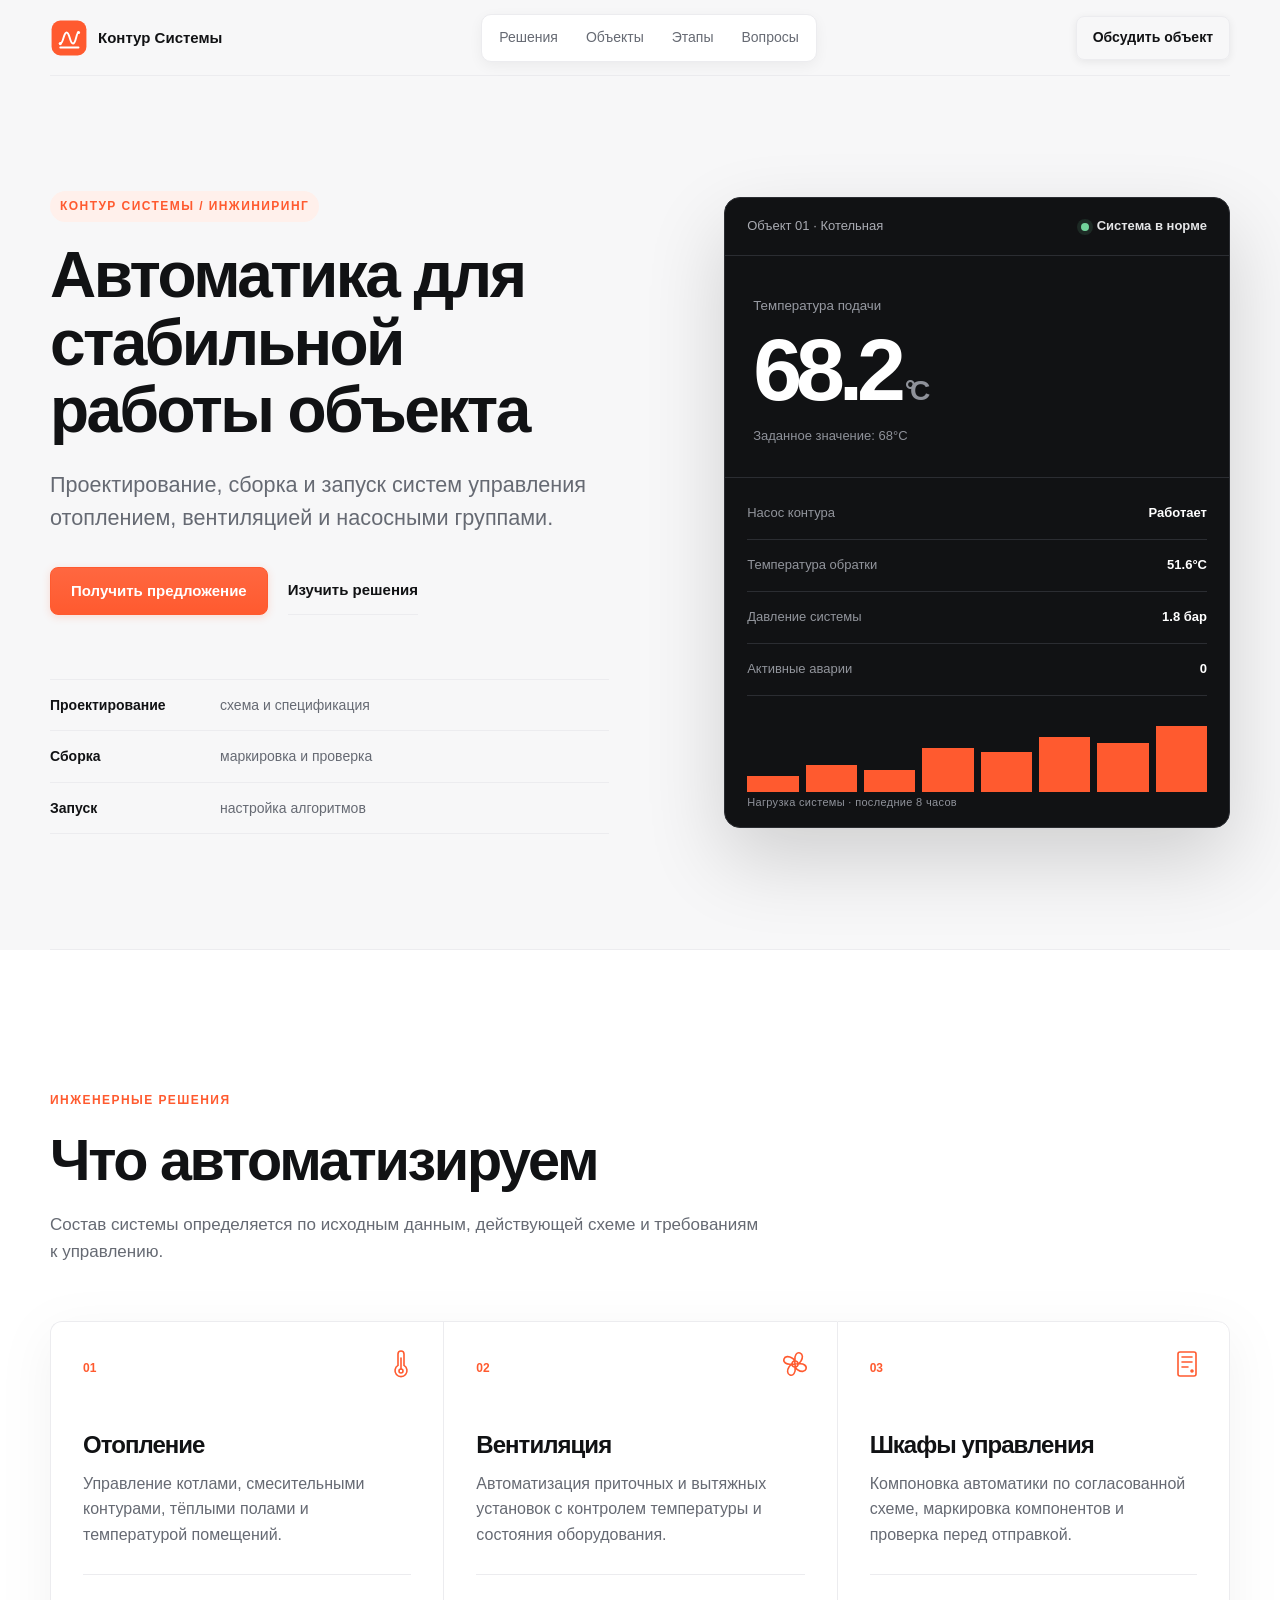
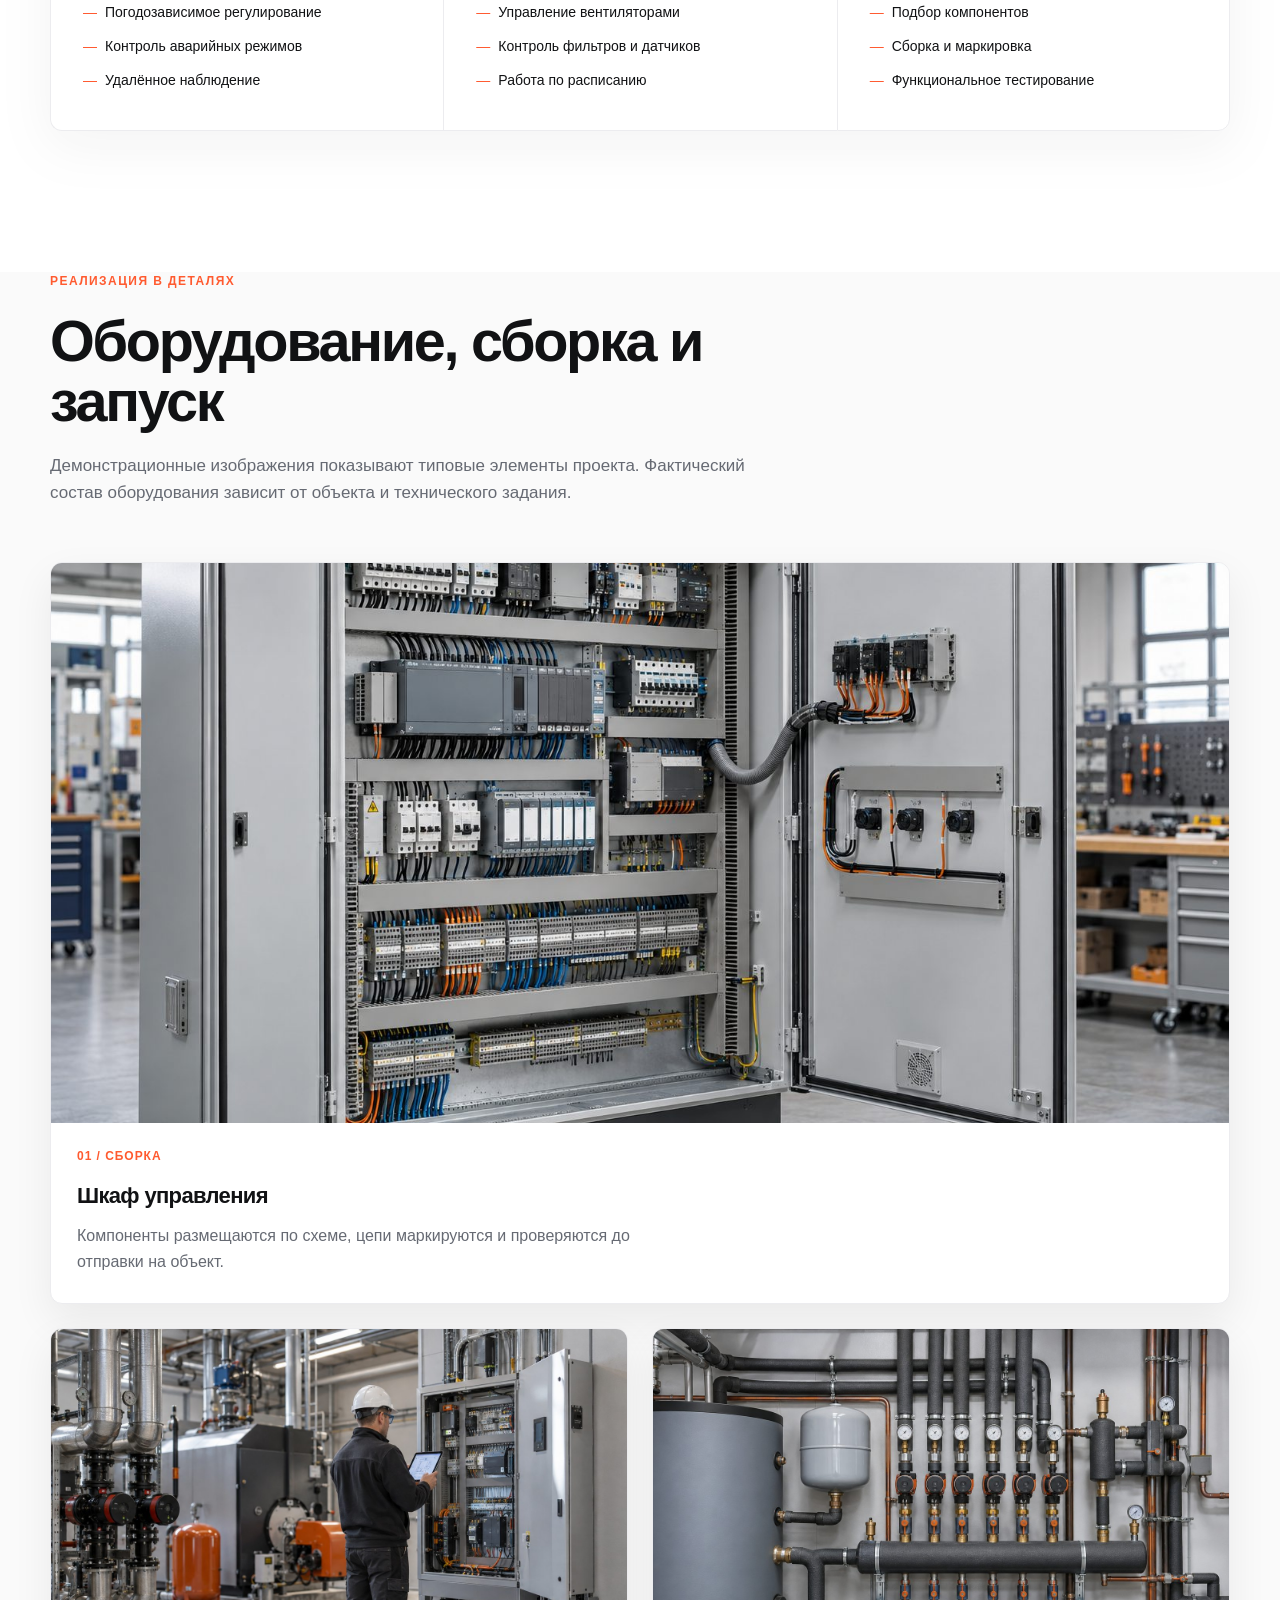
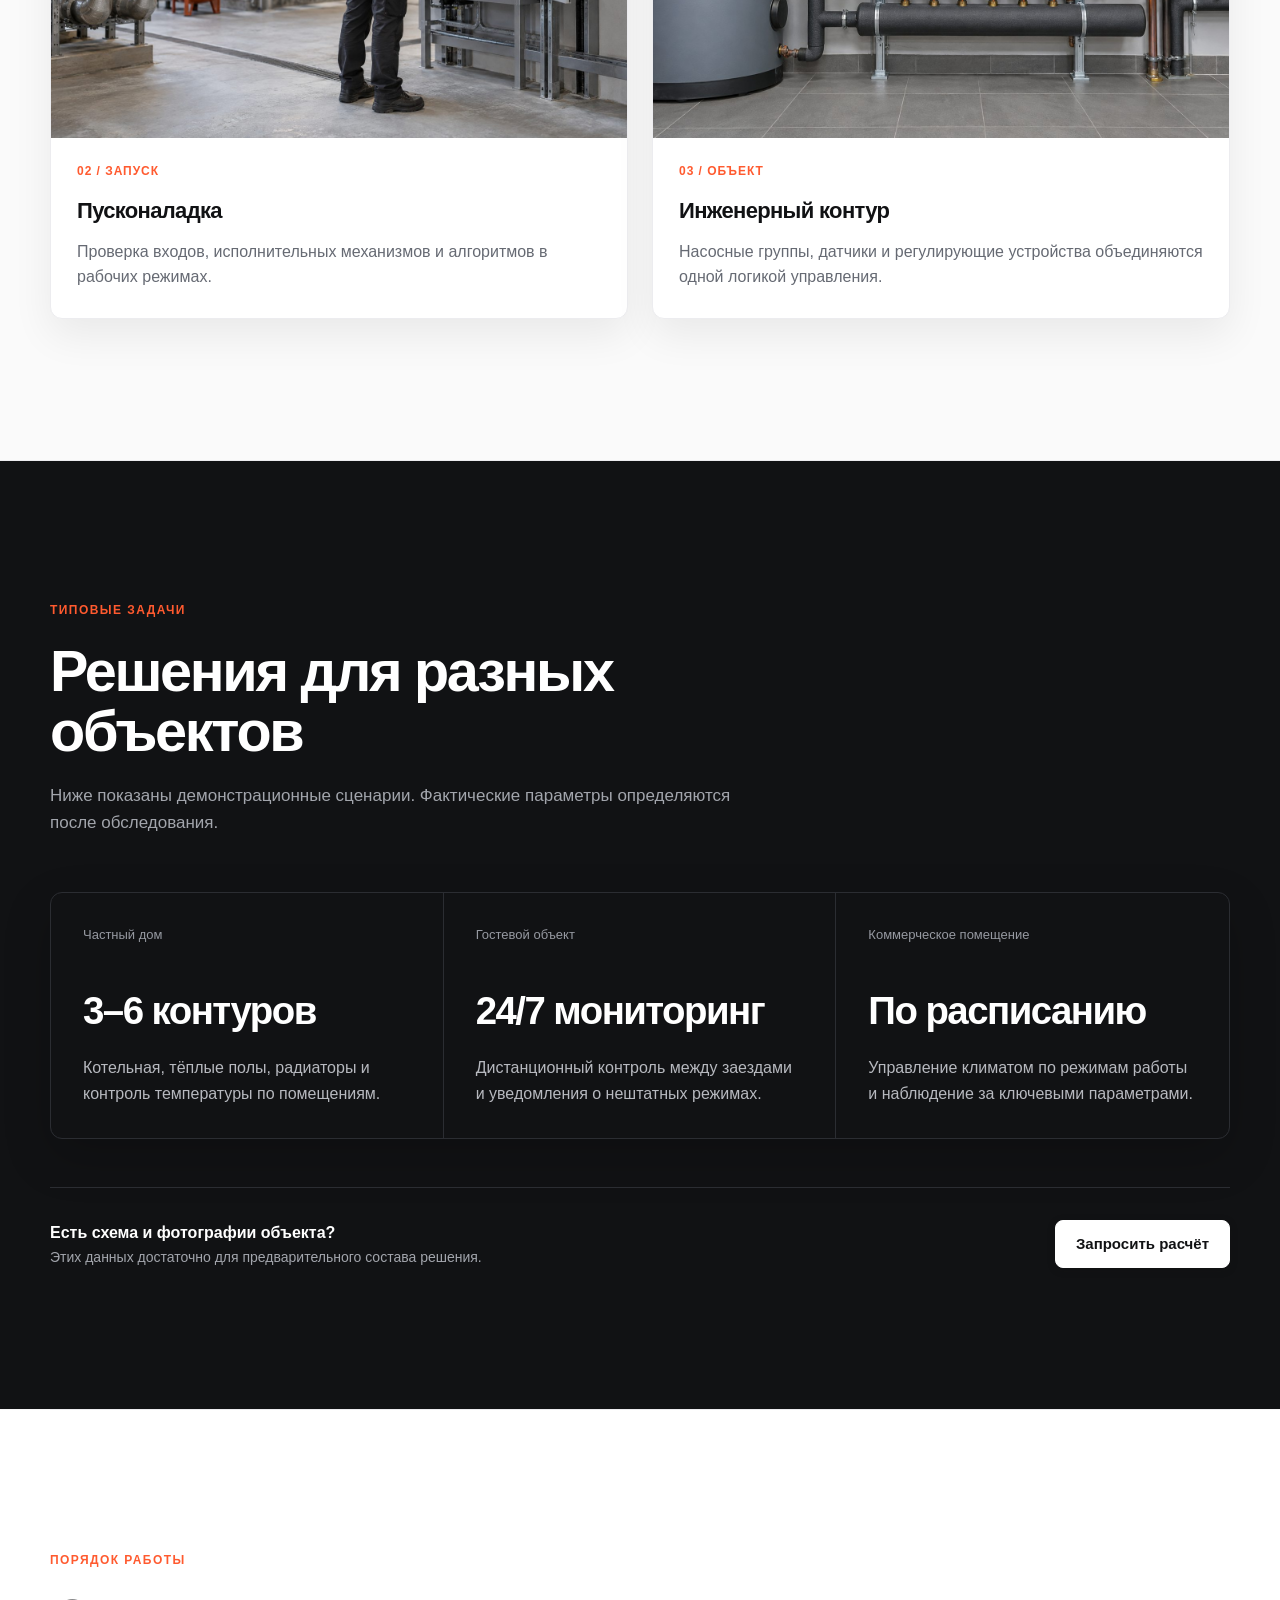
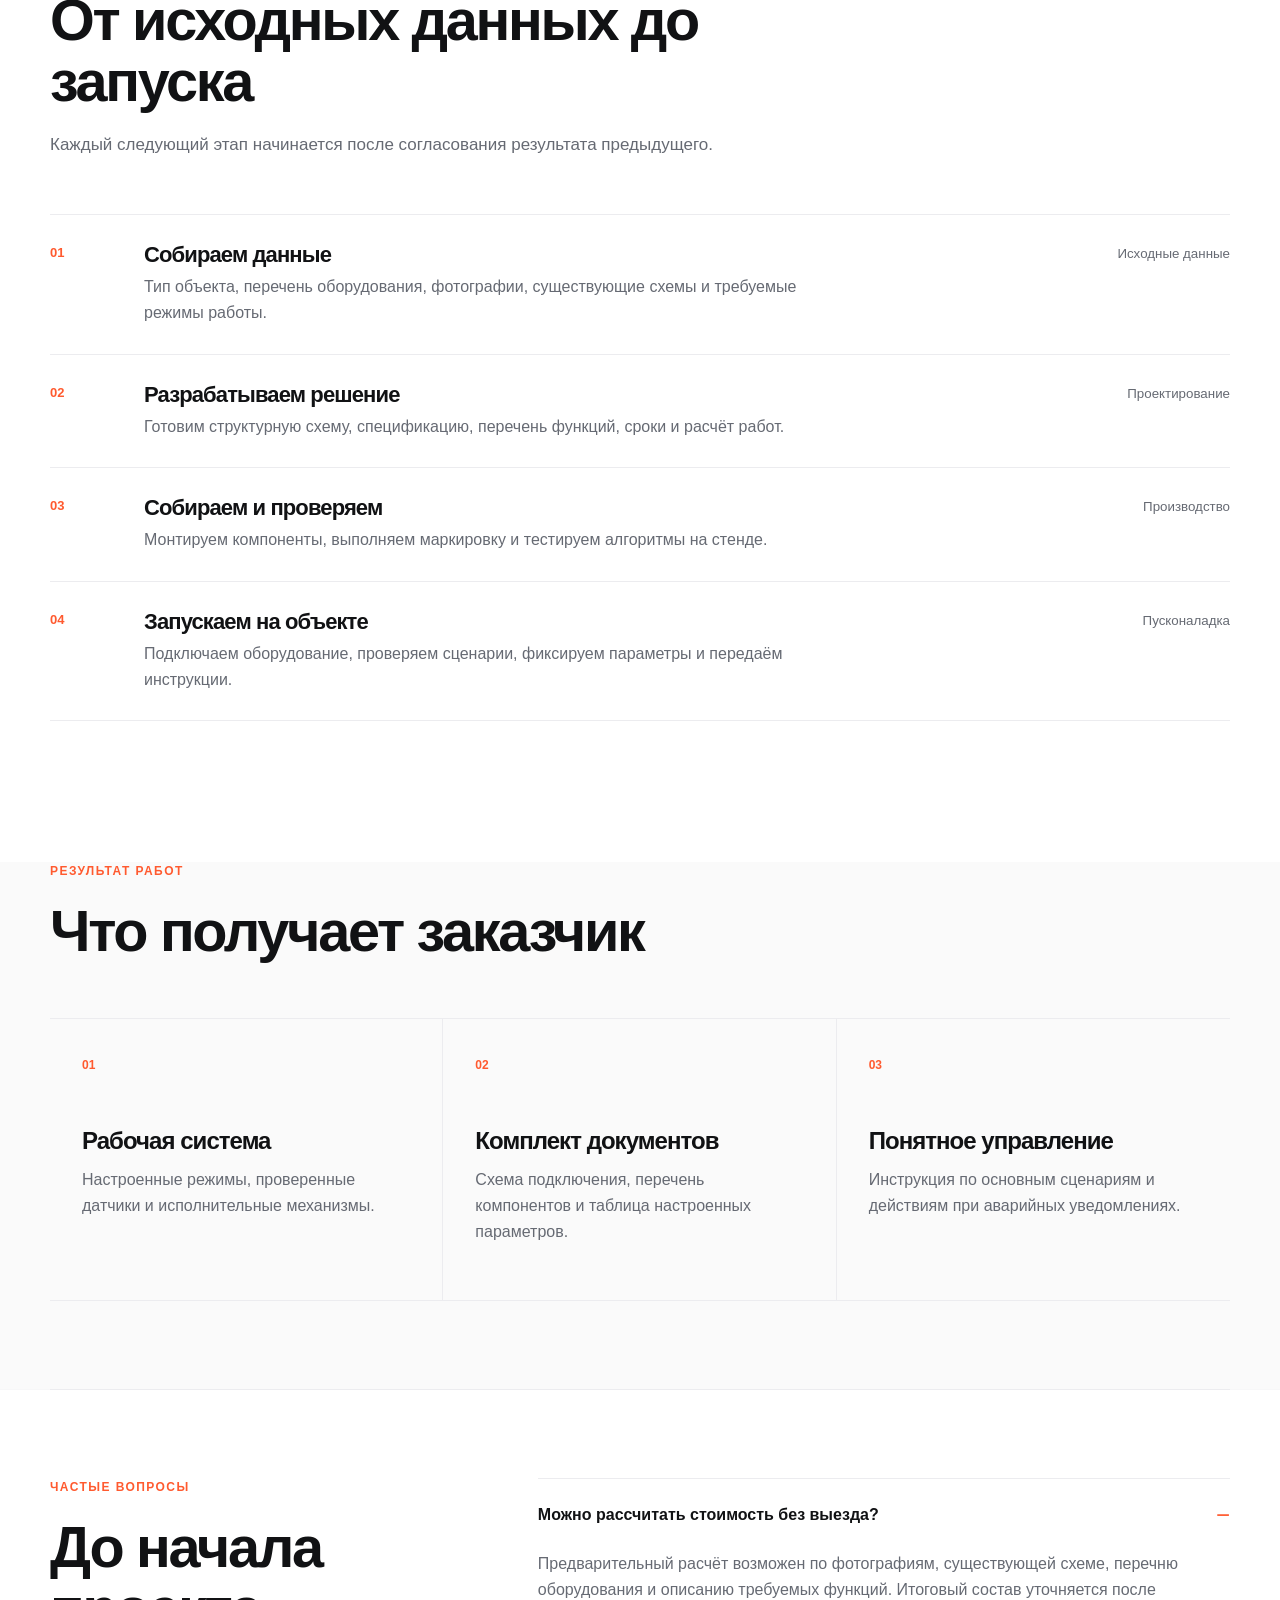
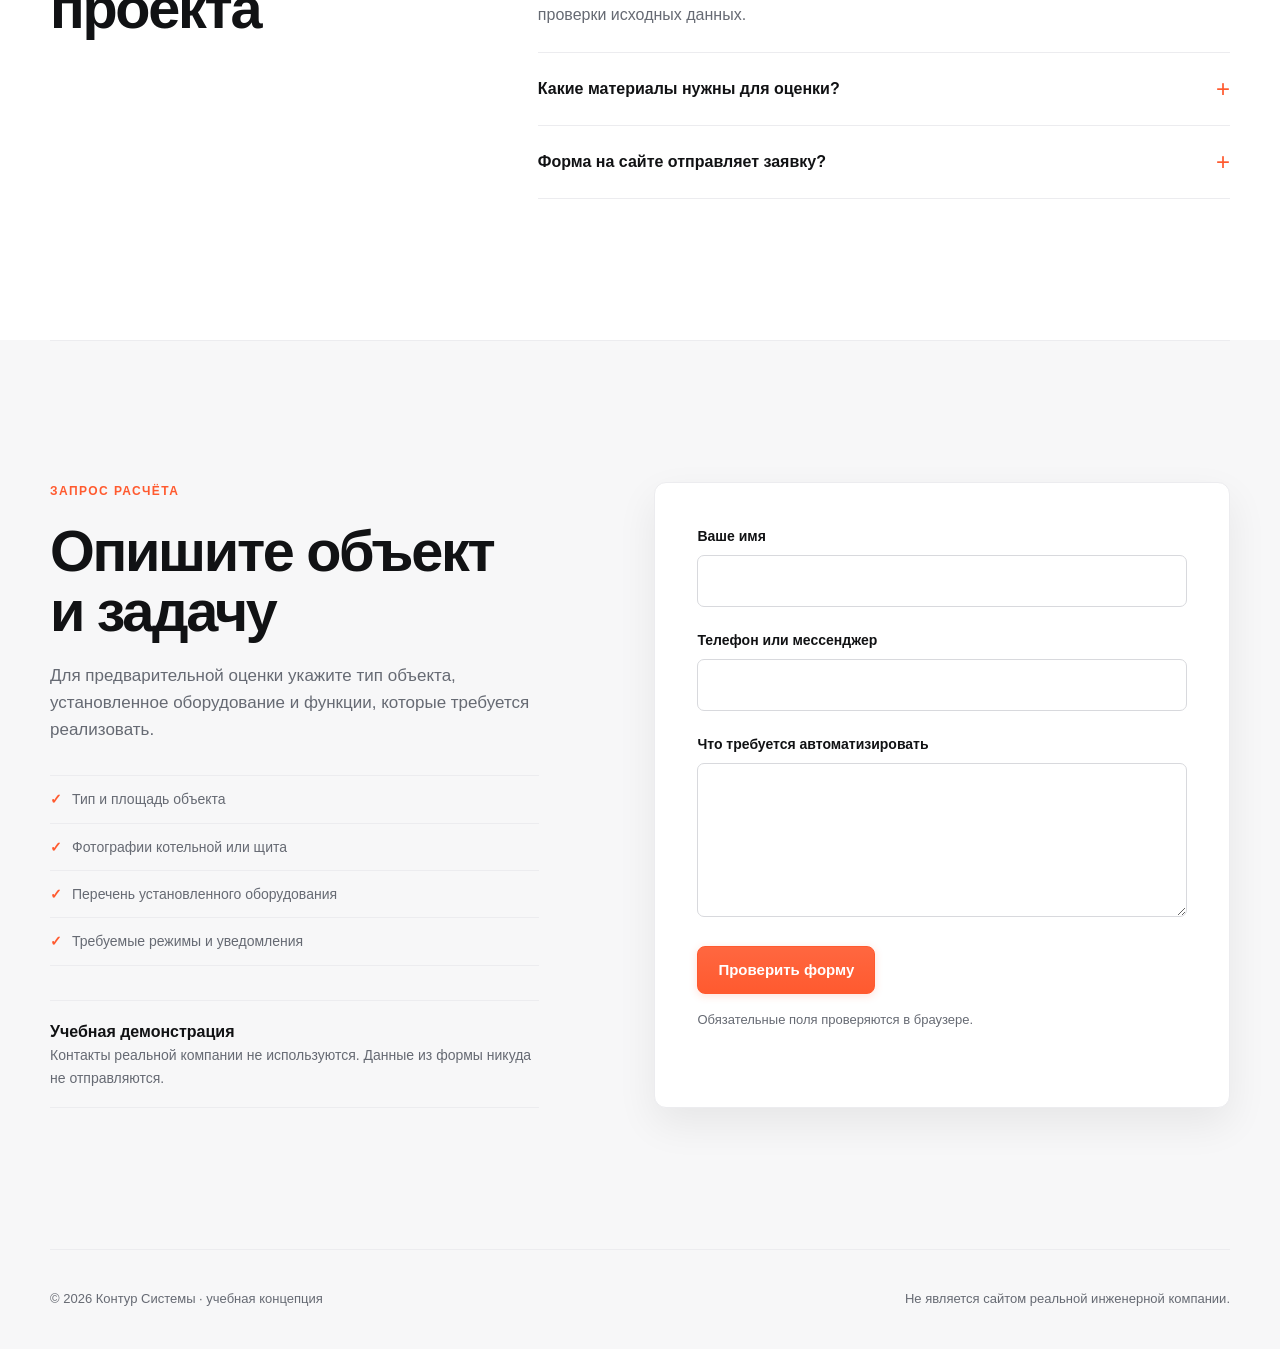
<file: index.html>
<!doctype html>
<html lang="ru">
<head>
  <meta charset="UTF-8" />
  <meta name="viewport" content="width=device-width, initial-scale=1.0" />
  <meta name="description" content="Учебный демонстрационный лендинг по автоматизации отопления, вентиляции и инженерных систем." />
  <meta name="theme-color" content="#111214" />
  <meta property="og:title" content="Контур Системы — инженерная автоматизация" />
  <meta property="og:description" content="Проектирование, сборка и запуск систем управления отоплением, вентиляцией и насосными группами." />
  <meta property="og:type" content="website" />
  <meta property="og:url" content="https://workghostuser02.github.io/engineering-automation-landing/" />
  <meta property="og:image" content="https://workghostuser02.github.io/engineering-automation-landing/images/og-preview.png" />
  <title>Контур Системы — инженерная автоматизация</title>
  <link rel="canonical" href="https://workghostuser02.github.io/engineering-automation-landing/" />
  <link rel="icon" href="favicon.svg" type="image/svg+xml" />
  <link rel="stylesheet" href="styles.css" />
  <script src="script.js" defer></script>
</head>
<body>
  <a class="skip-link" href="#main">Перейти к содержанию</a>
  <header class="site-header">
    <a class="logo" href="#home" aria-label="Контур Системы — на первый экран"><svg class="logo-mark" aria-hidden="true" viewBox="0 0 48 48"><rect x="2" y="2" width="44" height="44" rx="11"/><path d="M13 31c4 0 4-14 8-14s4 14 8 14 4-14 7-14"/><path d="M13 36h23"/><circle cx="13" cy="31" r="2"/><circle cx="36" cy="17" r="2"/></svg><strong>Контур Системы</strong></a>
    <nav class="main-nav" aria-label="Основная навигация"><a href="#services">Решения</a><a href="#objects">Объекты</a><a href="#process">Этапы</a><a href="#faq">Вопросы</a></nav>
    <a class="header-action" href="#contacts">Обсудить объект</a>
  </header>

  <main id="main">
    <section class="hero" id="home" aria-labelledby="hero-title">
      <div class="hero-copy">
        <p class="eyebrow">Контур Системы / Инжиниринг</p>
        <h1 id="hero-title">Автоматика для стабильной работы объекта</h1>
        <p class="hero-text">Проектирование, сборка и запуск систем управления отоплением, вентиляцией и насосными группами.</p>
        <div class="hero-actions"><a class="button button-primary" href="#contacts">Получить предложение</a><a class="text-link" href="#services">Изучить решения</a></div>
        <dl class="scope-list" aria-label="Состав работ">
          <div><dt>Проектирование</dt><dd>схема и спецификация</dd></div>
          <div><dt>Сборка</dt><dd>маркировка и проверка</dd></div>
          <div><dt>Запуск</dt><dd>настройка алгоритмов</dd></div>
        </dl>
      </div>
      <div class="system-board" aria-label="Демонстрационные показатели инженерной системы">
        <div class="board-head"><span>Объект 01 · Котельная</span><b><i></i> Система в норме</b></div>
        <div class="board-primary"><small>Температура подачи</small><strong>68.2<span>°C</span></strong><p>Заданное значение: 68°C</p></div>
        <div class="board-rows"><div><span>Насос контура</span><b>Работает</b></div><div><span>Температура обратки</span><b>51.6°C</b></div><div><span>Давление системы</span><b>1.8 бар</b></div><div><span>Активные аварии</span><b>0</b></div></div>
        <div class="board-chart" aria-label="Нагрузка системы за последние восемь часов"><i></i><i></i><i></i><i></i><i></i><i></i><i></i><i></i></div>
        <p class="board-chart-caption">Нагрузка системы · последние 8 часов</p>
      </div>
    </section>

    <section class="section" id="services" aria-labelledby="services-title">
      <div class="section-heading"><p class="eyebrow">Инженерные решения</p><h2 id="services-title">Что автоматизируем</h2><p>Состав системы определяется по исходным данным, действующей схеме и требованиям к управлению.</p></div>
      <div class="service-grid">
        <article class="service-card"><span>01</span><svg class="service-icon" aria-hidden="true" viewBox="0 0 32 32"><path d="M13 6a3 3 0 0 1 6 0v11.4a6 6 0 1 1-6 0V6Z"/><path d="M16 10v11"/><circle cx="16" cy="23" r="2"/></svg><h3>Отопление</h3><p>Управление котлами, смесительными контурами, тёплыми полами и температурой помещений.</p><ul><li>Погодозависимое регулирование</li><li>Контроль аварийных режимов</li><li>Удалённое наблюдение</li></ul></article>
        <article class="service-card"><span>02</span><svg class="service-icon" aria-hidden="true" viewBox="0 0 32 32"><circle cx="16" cy="16" r="3"/><path d="M16 13c-1-6 2-9 5-8 3 1 3 5 1 8-1 2-3 3-6 3M19 16c6-1 9 2 8 5-1 3-5 3-8 1-2-1-3-3-3-6M16 19c1 6-2 9-5 8-3-1-3-5-1-8 1-2 3-3 6-3M13 16c-6 1-9-2-8-5 1-3 5-3 8-1 2 1 3 3 3 6"/></svg><h3>Вентиляция</h3><p>Автоматизация приточных и вытяжных установок с контролем температуры и состояния оборудования.</p><ul><li>Управление вентиляторами</li><li>Контроль фильтров и датчиков</li><li>Работа по расписанию</li></ul></article>
        <article class="service-card"><span>03</span><svg class="service-icon" aria-hidden="true" viewBox="0 0 32 32"><rect x="7" y="4" width="18" height="24" rx="2"/><path d="M11 9h10M11 14h10M11 19h6"/><circle cx="21" cy="23" r="1"/></svg><h3>Шкафы управления</h3><p>Компоновка автоматики по согласованной схеме, маркировка компонентов и проверка перед отправкой.</p><ul><li>Подбор компонентов</li><li>Сборка и маркировка</li><li>Функциональное тестирование</li></ul></article>
      </div>
    </section>

    <section class="section implementation" aria-labelledby="implementation-title">
      <div class="section-heading"><p class="eyebrow">Реализация в деталях</p><h2 id="implementation-title">Оборудование, сборка и запуск</h2><p>Демонстрационные изображения показывают типовые элементы проекта. Фактический состав оборудования зависит от объекта и технического задания.</p></div>
      <div class="photo-grid">
        <figure class="photo-card photo-card-wide">
          <img src="images/control-cabinet.jpg" alt="Открытый шкаф управления с аккуратно уложенными проводами и компонентами автоматики" width="1536" height="1024" loading="lazy" decoding="async" />
          <figcaption><span>01 / Сборка</span><strong>Шкаф управления</strong><p>Компоненты размещаются по схеме, цепи маркируются и проверяются до отправки на объект.</p></figcaption>
        </figure>
        <figure class="photo-card">
          <img src="images/commissioning-engineer.jpg" alt="Инженер проверяет автоматику котельной во время пусконаладки" width="1536" height="1024" loading="lazy" decoding="async" />
          <figcaption><span>02 / Запуск</span><strong>Пусконаладка</strong><p>Проверка входов, исполнительных механизмов и алгоритмов в рабочих режимах.</p></figcaption>
        </figure>
        <figure class="photo-card">
          <img src="images/heating-manifold.jpg" alt="Современный узел отопления с насосами, коллекторами и измерительными приборами" width="1536" height="1024" loading="lazy" decoding="async" />
          <figcaption><span>03 / Объект</span><strong>Инженерный контур</strong><p>Насосные группы, датчики и регулирующие устройства объединяются одной логикой управления.</p></figcaption>
        </figure>
      </div>
    </section>

    <section class="section section-dark" id="objects" aria-labelledby="objects-title">
      <div class="section-heading"><p class="eyebrow">Типовые задачи</p><h2 id="objects-title">Решения для разных объектов</h2><p>Ниже показаны демонстрационные сценарии. Фактические параметры определяются после обследования.</p></div>
      <div class="object-grid">
        <article><span>Частный дом</span><strong>3–6 контуров</strong><p>Котельная, тёплые полы, радиаторы и контроль температуры по помещениям.</p></article>
        <article><span>Гостевой объект</span><strong>24/7 мониторинг</strong><p>Дистанционный контроль между заездами и уведомления о нештатных режимах.</p></article>
        <article><span>Коммерческое помещение</span><strong>По расписанию</strong><p>Управление климатом по режимам работы и наблюдение за ключевыми параметрами.</p></article>
      </div>
      <div class="mid-cta"><div><strong>Есть схема и фотографии объекта?</strong><span>Этих данных достаточно для предварительного состава решения.</span></div><a class="button button-light" href="#contacts">Запросить расчёт</a></div>
    </section>

    <section class="section" id="process" aria-labelledby="process-title">
      <div class="section-heading"><p class="eyebrow">Порядок работы</p><h2 id="process-title">От исходных данных до запуска</h2><p>Каждый следующий этап начинается после согласования результата предыдущего.</p></div>
      <ol class="process-list">
        <li><span>01</span><div><h3>Собираем данные</h3><p>Тип объекта, перечень оборудования, фотографии, существующие схемы и требуемые режимы работы.</p></div><small>Исходные данные</small></li>
        <li><span>02</span><div><h3>Разрабатываем решение</h3><p>Готовим структурную схему, спецификацию, перечень функций, сроки и расчёт работ.</p></div><small>Проектирование</small></li>
        <li><span>03</span><div><h3>Собираем и проверяем</h3><p>Монтируем компоненты, выполняем маркировку и тестируем алгоритмы на стенде.</p></div><small>Производство</small></li>
        <li><span>04</span><div><h3>Запускаем на объекте</h3><p>Подключаем оборудование, проверяем сценарии, фиксируем параметры и передаём инструкции.</p></div><small>Пусконаладка</small></li>
      </ol>
    </section>

    <section class="section deliverables" aria-labelledby="deliverables-title">
      <div class="section-heading"><p class="eyebrow">Результат работ</p><h2 id="deliverables-title">Что получает заказчик</h2></div>
      <div class="deliverables-grid"><article><span>01</span><h3>Рабочая система</h3><p>Настроенные режимы, проверенные датчики и исполнительные механизмы.</p></article><article><span>02</span><h3>Комплект документов</h3><p>Схема подключения, перечень компонентов и таблица настроенных параметров.</p></article><article><span>03</span><h3>Понятное управление</h3><p>Инструкция по основным сценариям и действиям при аварийных уведомлениях.</p></article></div>
    </section>

    <section class="section faq-section" id="faq" aria-labelledby="faq-title">
      <div class="section-heading"><p class="eyebrow">Частые вопросы</p><h2 id="faq-title">До начала проекта</h2></div>
      <div class="faq-list">
        <details open><summary>Можно рассчитать стоимость без выезда?</summary><p>Предварительный расчёт возможен по фотографиям, существующей схеме, перечню оборудования и описанию требуемых функций. Итоговый состав уточняется после проверки исходных данных.</p></details>
        <details><summary>Какие материалы нужны для оценки?</summary><p>План объекта, фотографии котельной или щита, список оборудования, существующие схемы и описание режимов, которые требуется автоматизировать.</p></details>
        <details><summary>Форма на сайте отправляет заявку?</summary><p>Нет. Это учебная демонстрационная версия. Она проверяет обязательные поля, но не передаёт и не сохраняет введённые данные.</p></details>
      </div>
    </section>

    <section class="contacts" id="contacts" aria-labelledby="contacts-title">
      <div class="contacts-copy"><p class="eyebrow">Запрос расчёта</p><h2 id="contacts-title">Опишите объект и задачу</h2><p>Для предварительной оценки укажите тип объекта, установленное оборудование и функции, которые требуется реализовать.</p><ul class="brief-list"><li>Тип и площадь объекта</li><li>Фотографии котельной или щита</li><li>Перечень установленного оборудования</li><li>Требуемые режимы и уведомления</li></ul><div class="demo-note"><strong>Учебная демонстрация</strong><span>Контакты реальной компании не используются. Данные из формы никуда не отправляются.</span></div></div>
      <form class="contact-form" action="#contacts" method="post">
        <label for="client-name">Ваше имя</label><input id="client-name" name="name" autocomplete="name" required />
        <label for="client-contact">Телефон или мессенджер</label><input id="client-contact" name="contact" autocomplete="tel" required />
        <label for="client-message">Что требуется автоматизировать</label><textarea id="client-message" name="message" rows="5" required></textarea>
        <button class="button button-primary" type="submit">Проверить форму</button><p class="form-note">Обязательные поля проверяются в браузере.</p><p class="form-status" role="status" aria-live="polite"></p>
      </form>
    </section>
  </main>
  <footer class="site-footer"><p>© 2026 Контур Системы · учебная концепция</p><p>Не является сайтом реальной инженерной компании.</p></footer>
</body>
</html>
</file>
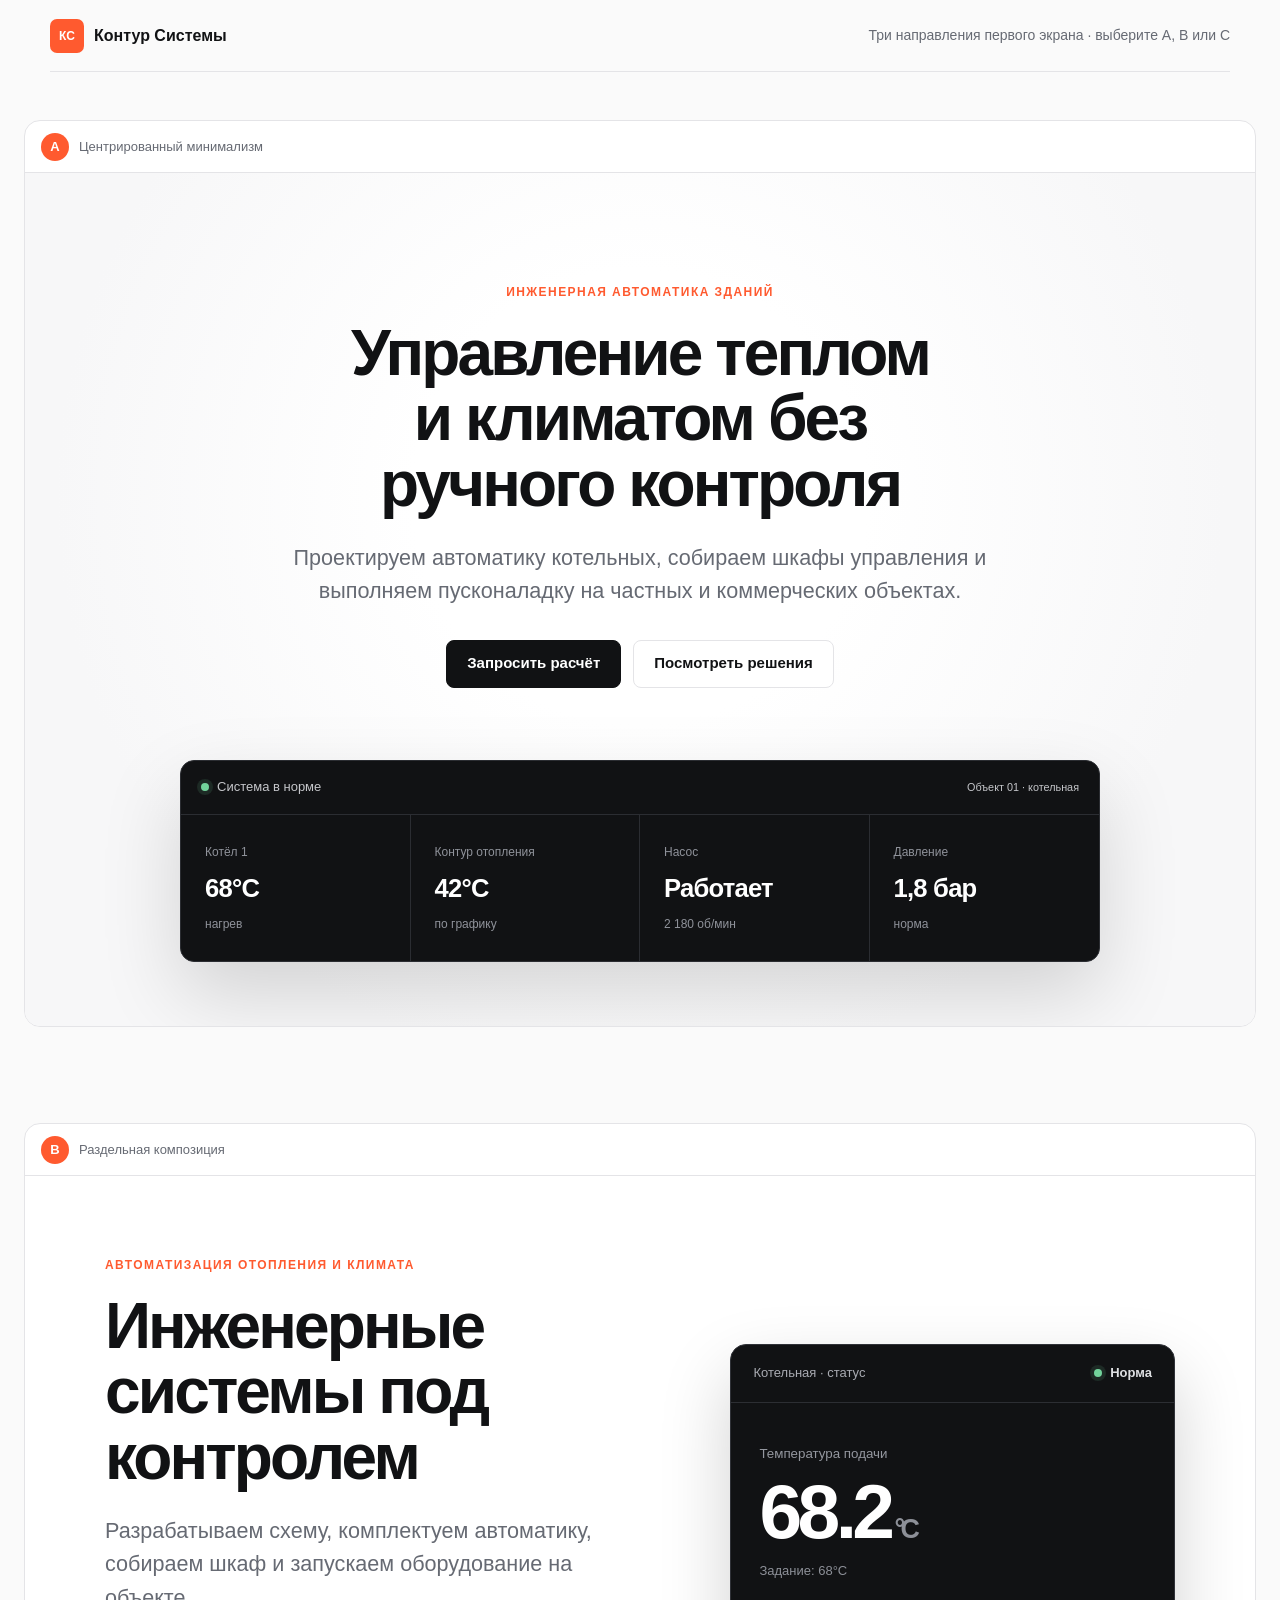
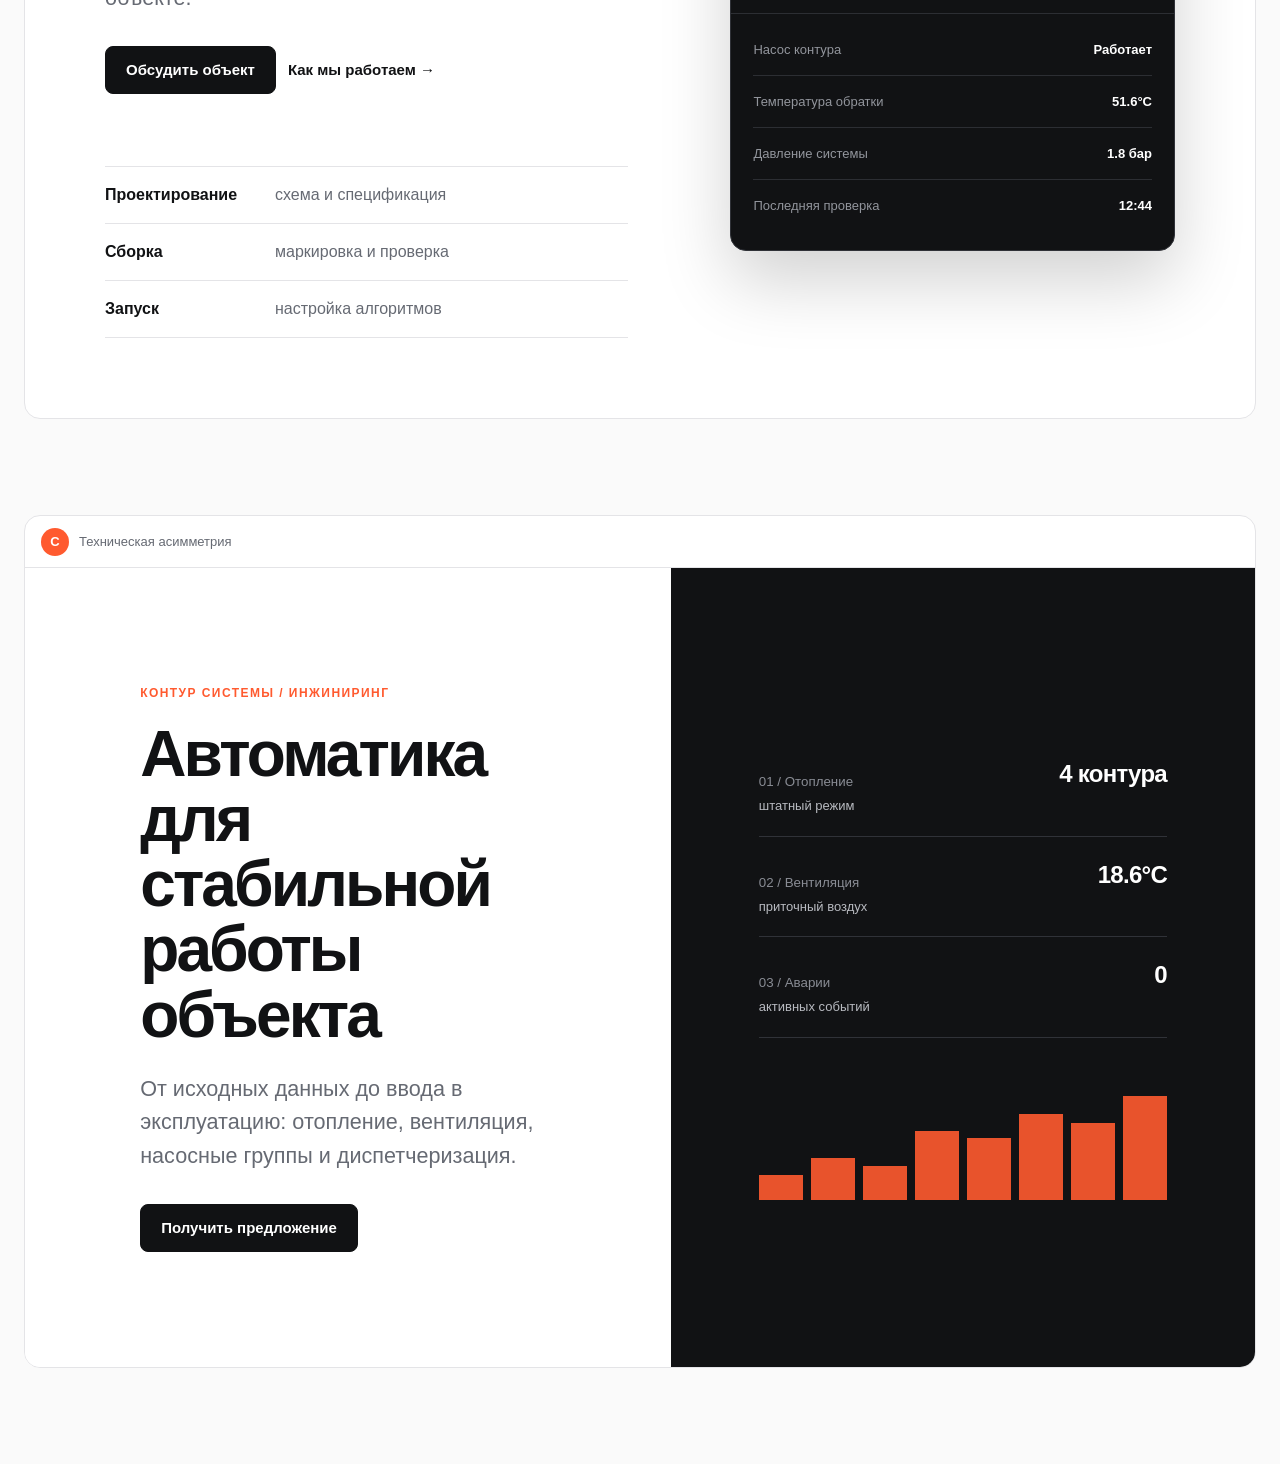
<file: hero-concepts.html>
<!doctype html>
<html lang="ru">
  <head>
    <meta charset="UTF-8" />
    <meta name="viewport" content="width=device-width, initial-scale=1.0" />
    <meta name="description" content="Три варианта первого экрана для учебного лендинга инженерной автоматизации." />
    <title>Варианты первого экрана — Контур Системы</title>
    <link rel="stylesheet" href="hero-concepts.css" />
  </head>
  <body>
    <header class="preview-header">
      <div>
        <span class="brand-mark">КС</span>
        <strong>Контур Системы</strong>
      </div>
      <p>Три направления первого экрана · выберите A, B или C</p>
    </header>

    <main>
      <section class="concept concept-a" id="variant-a" aria-labelledby="concept-a-title">
        <div class="concept-label"><span>A</span> Центрированный минимализм</div>
        <div class="hero-centered">
          <p class="eyebrow">Инженерная автоматика зданий</p>
          <h1 id="concept-a-title">Управление теплом и климатом без ручного контроля</h1>
          <p class="lead">Проектируем автоматику котельных, собираем шкафы управления и выполняем пусконаладку на частных и коммерческих объектах.</p>
          <div class="actions"><a class="button primary" href="index.html#contacts">Запросить расчёт</a><a class="button secondary" href="index.html#services">Посмотреть решения</a></div>
          <div class="system-window" aria-label="Демонстрационные показатели инженерной системы">
            <div class="window-head"><span><i></i> Система в норме</span><small>Объект 01 · котельная</small></div>
            <div class="metric-grid">
              <article><small>Котёл 1</small><strong>68°C</strong><span>нагрев</span></article>
              <article><small>Контур отопления</small><strong>42°C</strong><span>по графику</span></article>
              <article><small>Насос</small><strong>Работает</strong><span>2 180 об/мин</span></article>
              <article><small>Давление</small><strong>1,8 бар</strong><span>норма</span></article>
            </div>
          </div>
        </div>
      </section>

      <section class="concept concept-b" id="variant-b" aria-labelledby="concept-b-title">
        <div class="concept-label"><span>B</span> Раздельная композиция</div>
        <div class="split-hero">
          <div class="split-copy">
            <p class="eyebrow">Автоматизация отопления и климата</p>
            <h2 id="concept-b-title">Инженерные системы под контролем</h2>
            <p class="lead">Разрабатываем схему, комплектуем автоматику, собираем шкаф и запускаем оборудование на объекте.</p>
            <div class="actions"><a class="button primary" href="index.html#contacts">Обсудить объект</a><a class="text-link" href="index.html#process">Как мы работаем →</a></div>
            <dl class="scope-list">
              <div><dt>Проектирование</dt><dd>схема и спецификация</dd></div>
              <div><dt>Сборка</dt><dd>маркировка и проверка</dd></div>
              <div><dt>Запуск</dt><dd>настройка алгоритмов</dd></div>
            </dl>
          </div>
          <div class="dark-console" aria-label="Панель состояния котельной">
            <div class="console-top"><span>Котельная · статус</span><b><i></i> Норма</b></div>
            <div class="temperature"><small>Температура подачи</small><strong>68.2<span>°C</span></strong><p>Задание: 68°C</p></div>
            <div class="console-rows">
              <div><span>Насос контура</span><b>Работает</b></div>
              <div><span>Температура обратки</span><b>51.6°C</b></div>
              <div><span>Давление системы</span><b>1.8 бар</b></div>
              <div><span>Последняя проверка</span><b>12:44</b></div>
            </div>
          </div>
        </div>
      </section>

      <section class="concept concept-c" id="variant-c" aria-labelledby="concept-c-title">
        <div class="concept-label"><span>C</span> Техническая асимметрия</div>
        <div class="technical-hero">
          <div class="technical-copy">
            <p class="eyebrow">Контур Системы / Инжиниринг</p>
            <h2 id="concept-c-title">Автоматика для стабильной работы объекта</h2>
            <p class="lead">От исходных данных до ввода в эксплуатацию: отопление, вентиляция, насосные группы и диспетчеризация.</p>
            <div class="actions"><a class="button primary" href="index.html#contacts">Получить предложение</a></div>
          </div>
          <div class="signal-board">
            <div class="signal-line"><small>01 / Отопление</small><strong>4 контура</strong><span>штатный режим</span></div>
            <div class="signal-line"><small>02 / Вентиляция</small><strong>18.6°C</strong><span>приточный воздух</span></div>
            <div class="signal-line"><small>03 / Аварии</small><strong>0</strong><span>активных событий</span></div>
            <div class="diagram" aria-hidden="true"><i></i><i></i><i></i><i></i><i></i><i></i><i></i><i></i></div>
          </div>
        </div>
      </section>
    </main>
  </body>
</html>
</file>
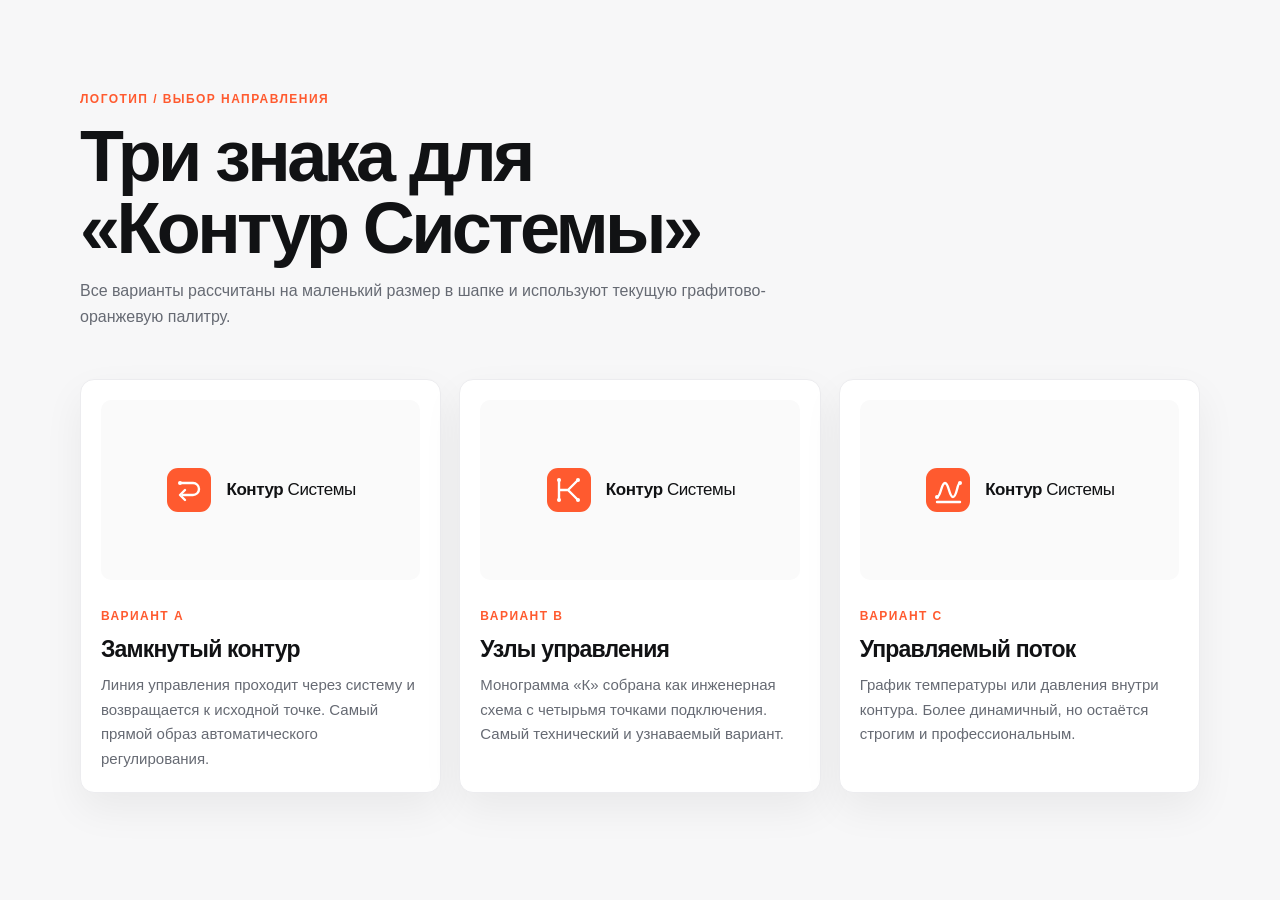
<file: logo-concepts.html>
<!doctype html>
<html lang="ru">
<head>
  <meta charset="UTF-8" />
  <meta name="viewport" content="width=device-width, initial-scale=1.0" />
  <title>Варианты логотипа — Контур Системы</title>
  <link rel="stylesheet" href="logo-concepts.css" />
</head>
<body>
  <main>
    <header><p>ЛОГОТИП / ВЫБОР НАПРАВЛЕНИЯ</p><h1>Три знака для «Контур Системы»</h1><span>Все варианты рассчитаны на маленький размер в шапке и используют текущую графитово-оранжевую палитру.</span></header>
    <section class="concepts" aria-label="Варианты логотипа">
      <article>
        <div class="preview">
          <svg class="mark" viewBox="0 0 48 48" aria-hidden="true"><rect x="2" y="2" width="44" height="44" rx="11"/><path d="M15 17h13a6 6 0 0 1 0 12H18"/><path d="m20 24-5 5 5 5"/><circle cx="15" cy="17" r="2"/></svg>
          <strong>Контур <span>Системы</span></strong>
        </div>
        <small>Вариант A</small><h2>Замкнутый контур</h2><p>Линия управления проходит через систему и возвращается к исходной точке. Самый прямой образ автоматического регулирования.</p>
      </article>
      <article>
        <div class="preview">
          <svg class="mark" viewBox="0 0 48 48" aria-hidden="true"><rect x="2" y="2" width="44" height="44" rx="11"/><path d="M14 14v20M14 24h9M23 24l10-10M23 24l10 10"/><circle cx="14" cy="14" r="2"/><circle cx="14" cy="34" r="2"/><circle cx="33" cy="14" r="2"/><circle cx="33" cy="34" r="2"/></svg>
          <strong>Контур <span>Системы</span></strong>
        </div>
        <small>Вариант B</small><h2>Узлы управления</h2><p>Монограмма «К» собрана как инженерная схема с четырьмя точками подключения. Самый технический и узнаваемый вариант.</p>
      </article>
      <article>
        <div class="preview">
          <svg class="mark" viewBox="0 0 48 48" aria-hidden="true"><rect x="2" y="2" width="44" height="44" rx="11"/><path d="M13 31c4 0 4-14 8-14s4 14 8 14 4-14 7-14"/><path d="M13 36h23"/><circle cx="13" cy="31" r="2"/><circle cx="36" cy="17" r="2"/></svg>
          <strong>Контур <span>Системы</span></strong>
        </div>
        <small>Вариант C</small><h2>Управляемый поток</h2><p>График температуры или давления внутри контура. Более динамичный, но остаётся строгим и профессиональным.</p>
      </article>
    </section>
  </main>
</body>
</html>
</file>
<file: styles.css>
:root{--bg:#f7f7f8;--surface:#fff;--surface-soft:#fafafa;--ink:#111214;--muted:#666a73;--line:#ececef;--dark:#111214;--dark-line:#2b2d32;--accent:#ff5a2f;--accent-hover:#df4420;--accent-soft:#fff0eb;--success:#72d39b;--shadow-soft:0 16px 40px rgb(17 18 20/7%);--container:1180px;--sans:Inter,ui-sans-serif,-apple-system,BlinkMacSystemFont,"Segoe UI",Arial,sans-serif}
*,*::before,*::after{box-sizing:border-box}html{scroll-behavior:smooth;scroll-padding-top:24px}body{margin:0;color:var(--ink);background:var(--bg);font-family:var(--sans);line-height:1.6}a{color:inherit;text-decoration:none}button,input,textarea{font:inherit}h1,h2,h3,p{margin-top:0}h1,h2,h3{line-height:1.05;letter-spacing:-.04em;overflow-wrap:normal;word-break:normal;hyphens:none}:focus-visible{outline:3px solid var(--accent);outline-offset:4px}
.skip-link{min-height:44px;padding:10px 16px;position:fixed;top:8px;left:8px;z-index:10;display:flex;align-items:center;color:#fff;background:var(--dark);transform:translateY(-160%)}.skip-link:focus{transform:none}
.site-header,.hero,.section,.contacts,.site-footer{width:min(var(--container),calc(100% - 48px));margin-inline:auto}.site-header{min-height:76px;border-bottom:1px solid var(--line);display:flex;align-items:center;justify-content:space-between;gap:28px}.logo{min-height:44px;display:inline-flex;align-items:center;gap:10px;white-space:nowrap}.logo span{width:34px;height:34px;border-radius:7px;display:inline-grid;place-items:center;color:#fff;background:var(--accent);font-size:12px;font-weight:800}.logo strong{font-size:15px}.main-nav{display:flex;flex-wrap:wrap;justify-content:center;gap:4px 24px}.main-nav a,.header-action{min-height:44px;display:inline-flex;align-items:center;color:var(--muted);font-size:14px}.main-nav a:hover,.header-action:hover{color:var(--ink)}.header-action{padding-inline:16px;border:1px solid var(--line);border-radius:7px;color:var(--ink);font-weight:650}
.hero{min-height:calc(100svh - 76px);padding-block:clamp(72px,9vw,120px);display:grid;grid-template-columns:minmax(0,1.05fr) minmax(430px,.95fr);align-items:center;gap:clamp(64px,9vw,130px)}.hero-copy,.section-heading,.contacts-copy,.contact-form,.process-list li>div{min-width:0}.eyebrow{margin-bottom:20px;color:var(--accent);font-size:12px;font-weight:750;letter-spacing:.12em;text-transform:uppercase}h1{max-width:690px;margin-bottom:24px;font-size:clamp(3rem,5vw,4rem)}.hero-text{max-width:650px;margin-bottom:32px;color:var(--muted);font-size:clamp(1.125rem,1.8vw,1.35rem);line-height:1.55}.hero-actions{display:flex;flex-wrap:wrap;align-items:center;gap:12px 20px}.button{min-height:48px;padding:0 20px;border:1px solid var(--line);border-radius:8px;display:inline-flex;align-items:center;justify-content:center;cursor:pointer;font-size:15px;font-weight:650;transition:transform 160ms ease,background 160ms ease}.button-primary{border-color:var(--dark);color:#fff;background:var(--dark)}.button-primary:hover{background:#292a2e;transform:translateY(-1px)}.text-link{min-height:48px;display:inline-flex;align-items:center;border-bottom:1px solid var(--line);font-size:15px;font-weight:650}.scope-list{margin:64px 0 0;border-top:1px solid var(--line)}.scope-list div{padding-block:14px;border-bottom:1px solid var(--line);display:grid;grid-template-columns:150px 1fr;gap:20px}.scope-list dt{font-size:14px;font-weight:700}.scope-list dd{margin:0;color:var(--muted);font-size:14px}
.system-board{min-width:0;border:1px solid var(--dark-line);border-radius:16px;color:#fff;background:var(--dark);box-shadow:0 32px 80px rgb(0 0 0/16%);overflow:hidden}.board-head{min-height:58px;padding:0 22px;border-bottom:1px solid var(--dark-line);display:flex;align-items:center;justify-content:space-between;gap:20px;color:#a9abb2;font-size:13px}.board-head b{display:flex;align-items:center;gap:8px;color:#e4e5e7}.board-head i{width:8px;height:8px;border-radius:50%;display:inline-block;background:var(--success);box-shadow:0 0 0 4px rgb(114 211 155/12%)}.board-primary{padding:36px 28px 30px;border-bottom:1px solid var(--dark-line)}.board-primary small{color:#979aa2}.board-primary strong{margin-top:8px;display:block;font-size:clamp(3.5rem,7vw,5.5rem);line-height:1;letter-spacing:-.07em}.board-primary strong span{margin-left:5px;color:#8f929a;font-size:.32em}.board-primary p{margin:12px 0 0;color:#8f929a;font-size:13px}.board-rows{padding:10px 22px 6px}.board-rows div{min-height:52px;border-bottom:1px solid var(--dark-line);display:flex;align-items:center;justify-content:space-between;gap:24px;font-size:13px}.board-rows span{color:#92959c}.board-chart{height:90px;padding:20px 22px 0;display:flex;align-items:end;gap:7px}.board-chart i{width:100%;min-height:8px;background:var(--accent)}.board-chart i:nth-child(1){height:22%}.board-chart i:nth-child(2){height:38%}.board-chart i:nth-child(3){height:31%}.board-chart i:nth-child(4){height:62%}.board-chart i:nth-child(5){height:56%}.board-chart i:nth-child(6){height:78%}.board-chart i:nth-child(7){height:70%}.board-chart i:nth-child(8){height:94%}
.section{padding-block:clamp(96px,11vw,150px);border-top:1px solid var(--line)}.section-heading{max-width:720px;margin-bottom:56px}.section-heading h2,.contacts h2{max-width:760px;margin-bottom:20px;font-size:clamp(2.7rem,4.5vw,3.75rem)}.section-heading>p:last-child,.contacts-copy>p:not(.eyebrow){color:var(--muted);font-size:17px}.service-grid,.object-grid,.deliverables-grid{display:grid;grid-template-columns:repeat(3,minmax(0,1fr))}.service-card{min-width:0;padding:32px;border:1px solid var(--line);border-right:0;background:var(--surface)}.service-card:first-child{border-radius:12px 0 0 12px}.service-card:last-child{border-right:1px solid var(--line);border-radius:0 12px 12px 0}.service-card>span,.deliverables-grid article>span{color:var(--accent);font-size:12px;font-weight:750}.service-card h3,.deliverables-grid h3{margin:52px 0 14px;font-size:24px}.service-card p,.deliverables-grid p{color:var(--muted)}.service-card ul{margin:26px 0 0;padding:20px 0 0;border-top:1px solid var(--line);list-style:none}.service-card li{padding-block:6px;font-size:14px}.service-card li::before{content:"—";margin-right:8px;color:var(--accent)}
.section-dark{width:100%;max-width:none;padding-inline:max(24px,calc((100% - var(--container))/2));color:#fff;background:var(--dark)}.section-dark .section-heading>p:last-child{color:#a2a5ac}.object-grid{border:1px solid var(--dark-line);border-radius:12px;overflow:hidden}.object-grid article{min-width:0;padding:32px;border-right:1px solid var(--dark-line)}.object-grid article:last-child{border:0}.object-grid span{display:block;color:#9699a1;font-size:13px}.object-grid strong{margin-block:34px 14px;display:block;font-size:clamp(1.7rem,3vw,2.4rem);letter-spacing:-.04em}.object-grid p{margin:0;color:#b7b9bf}.mid-cta{margin-top:48px;padding-top:32px;border-top:1px solid var(--dark-line);display:flex;align-items:center;justify-content:space-between;gap:32px}.mid-cta div{display:grid}.mid-cta span{color:#a2a5ac;font-size:14px}.button-light{border-color:#fff;color:var(--dark);background:#fff;white-space:nowrap}.button-light:hover{background:#ececef}
.process-list{margin:0;padding:0;border-top:1px solid var(--line);list-style:none}.process-list li{padding-block:28px;border-bottom:1px solid var(--line);display:grid;grid-template-columns:70px minmax(0,1fr) 150px;align-items:start;gap:24px}.process-list>li>span{color:var(--accent);font-size:13px;font-weight:750}.process-list h3{margin-bottom:8px;font-size:22px}.process-list p{max-width:700px;margin:0;color:var(--muted)}.process-list small{color:var(--muted);text-align:right}.deliverables{padding-top:0;padding-bottom:clamp(56px,7vw,88px);border-top:0}.deliverables-grid{border-block:1px solid var(--line)}.deliverables-grid article{min-width:0;padding:32px 32px 40px;border-right:1px solid var(--line)}.deliverables-grid article:last-child{border:0}
.faq-section{padding-top:clamp(56px,7vw,88px);display:grid;grid-template-columns:minmax(280px,.7fr) minmax(0,1.3fr);gap:clamp(48px,9vw,120px)}.faq-list{display:grid;align-content:start}.faq-list details{border-top:1px solid var(--line)}.faq-list details:last-child{border-bottom:1px solid var(--line)}.faq-list summary{min-height:72px;padding-block:18px;display:flex;align-items:center;gap:20px;cursor:pointer;font-weight:700;list-style:none}.faq-list summary::-webkit-details-marker{display:none}.faq-list summary::after{content:"+";margin-left:auto;color:var(--accent);font-size:24px;font-weight:400;line-height:1}.faq-list details[open] summary::after{content:"−"}.faq-list p{max-width:720px;margin:0 48px 24px 0;color:var(--muted)}
.contacts{padding-block:clamp(96px,11vw,150px);border-top:1px solid var(--line);display:grid;grid-template-columns:minmax(0,.85fr) minmax(360px,1fr);gap:clamp(56px,9vw,120px)}.brief-list{margin:32px 0 0;padding:0;border-top:1px solid var(--line);list-style:none}.brief-list li{padding:12px 0;border-bottom:1px solid var(--line);color:var(--muted);font-size:14px}.brief-list li::before{content:"✓";margin-right:10px;color:var(--accent);font-weight:800}.demo-note{margin-top:34px;padding:18px 0;border-block:1px solid var(--line);display:grid}.demo-note span{color:var(--muted);font-size:14px}.contact-form{padding:clamp(26px,4vw,42px);border:1px solid var(--line);border-radius:12px;background:var(--surface);box-shadow:0 24px 60px rgb(0 0 0/6%)}.contact-form label{display:block;margin-bottom:8px;font-size:14px;font-weight:700}.contact-form input,.contact-form textarea{width:100%;min-height:48px;margin-bottom:22px;padding:12px 14px;border:1px solid #d8d9dd;border-radius:7px;color:var(--ink);background:#fff}.contact-form textarea{min-height:140px;resize:vertical}.contact-form input:focus,.contact-form textarea:focus{border-color:var(--accent);outline:3px solid rgb(255 90 47/14%)}.form-note,.form-status{margin:16px 0 0;color:var(--muted);font-size:13px}.form-status:not(:empty){padding:12px;border-left:3px solid var(--accent);background:#f5f5f6}.site-footer{min-height:100px;padding-block:24px;border-top:1px solid var(--line);display:flex;align-items:center;justify-content:space-between;gap:24px;color:var(--muted);font-size:13px}.site-footer p{margin:0}
@media(max-width:900px){.site-header,.hero,.section,.contacts,.site-footer{width:min(100% - 32px,720px)}.site-header{padding-block:14px;flex-wrap:wrap}.main-nav{width:100%;padding-top:8px;border-top:1px solid var(--line);order:3}.header-action{display:none}.hero{min-height:auto;grid-template-columns:1fr;gap:64px}.system-board{width:100%;max-width:620px}.service-grid,.object-grid,.deliverables-grid{grid-template-columns:1fr}.service-card,.service-card:last-child{border:1px solid var(--line);border-bottom:0;border-radius:0}.service-card:first-child{border-radius:12px 12px 0 0}.service-card:last-child{border-bottom:1px solid var(--line);border-radius:0 0 12px 12px}.section-dark{width:100%;padding-inline:max(16px,calc((100% - 720px)/2))}.object-grid article{border-right:0;border-bottom:1px solid var(--dark-line)}.object-grid article:last-child{border-bottom:0}.deliverables-grid article{border-right:0;border-bottom:1px solid var(--line)}.deliverables-grid article:last-child{border-bottom:0}.faq-section,.contacts{grid-template-columns:1fr}.faq-section .section-heading{margin-bottom:0}}
@media(max-width:560px){.site-header,.hero,.section,.contacts,.site-footer{width:calc(100% - 32px)}.logo strong{font-size:14px}.main-nav{justify-content:flex-start;gap:2px 16px}.main-nav a{font-size:13px}h1{max-width:100%;font-size:clamp(2.45rem,12.5vw,3.2rem)}.section-heading h2,.contacts h2{max-width:100%;font-size:clamp(2.25rem,11vw,3rem)}.hero{padding-block:64px 80px}.hero-text,.section-heading>p:last-child,.contacts-copy>p:not(.eyebrow){font-size:16px}.hero-actions .button{width:100%}.scope-list{margin-top:48px}.scope-list div{grid-template-columns:1fr;gap:2px}.board-head{padding-block:14px;align-items:flex-start;flex-direction:column}.board-primary{padding-inline:20px}.board-primary strong{font-size:3.5rem}.board-rows{padding-inline:20px}.board-rows div{align-items:flex-start;flex-direction:column;justify-content:center;gap:2px}.service-card,.object-grid article,.deliverables-grid article{padding:26px 22px}.service-card h3,.deliverables-grid h3{margin-top:38px}.mid-cta{align-items:flex-start;flex-direction:column}.mid-cta .button{width:100%}.process-list li{grid-template-columns:42px minmax(0,1fr);gap:14px}.process-list small{grid-column:2;text-align:left}.contact-form{padding:24px 20px}.site-footer{align-items:flex-start;flex-direction:column}}
@media(prefers-reduced-motion:reduce){html{scroll-behavior:auto}*,*::before,*::after{transition-duration:.01ms!important}}
.implementation{padding-top:0;border-top:0}.photo-grid{display:grid;grid-template-columns:repeat(2,minmax(0,1fr));gap:24px}.photo-card{min-width:0;margin:0;border:1px solid var(--line);border-radius:12px;background:var(--surface);overflow:hidden}.photo-card-wide{grid-column:1/-1}.photo-card img{width:100%;height:clamp(260px,32vw,420px);display:block;object-fit:cover;object-position:center}.photo-card-wide img{height:clamp(340px,45vw,560px);object-position:center 48%}.photo-card figcaption{padding:24px 26px 28px}.photo-card figcaption>span{display:block;margin-bottom:12px;color:var(--accent);font-size:12px;font-weight:750;letter-spacing:.08em;text-transform:uppercase}.photo-card figcaption>strong{display:block;font-size:22px;letter-spacing:-.03em}.photo-card figcaption p{max-width:580px;margin:10px 0 0;color:var(--muted)}
@media(max-width:560px){.photo-grid{grid-template-columns:1fr}.photo-card-wide{grid-column:auto}.photo-card img,.photo-card-wide img{height:260px}.photo-card figcaption{padding:20px}}
@media(min-width:681px) and (max-width:900px){.service-grid,.object-grid,.deliverables-grid{grid-template-columns:repeat(2,minmax(0,1fr));gap:16px}.service-card,.service-card:first-child,.service-card:last-child{padding:24px;border:1px solid var(--line);border-radius:10px}.service-card:last-child,.object-grid article:last-child,.deliverables-grid article:last-child{width:calc((100% - 16px)/2);grid-column:1/-1;justify-self:center}.object-grid,.deliverables-grid{border:0;border-radius:0;overflow:visible}.object-grid article,.object-grid article:last-child{border:1px solid var(--dark-line);border-radius:10px}.deliverables-grid article,.deliverables-grid article:last-child{border:1px solid var(--line);border-radius:10px;background:var(--surface)}.service-card h3{margin:24px 0 10px;font-size:22px}.service-card p{margin-bottom:0;line-height:1.55}.service-card ul{margin-top:20px;padding-top:16px}.service-card li{padding-block:4px}}
@media(max-width:680px){.service-card h3{margin-top:28px}.service-card{padding-block:24px}.service-card ul{margin-top:20px;padding-top:16px}}
.hero .eyebrow{width:max-content;padding:6px 10px;border-radius:999px;background:var(--accent-soft)}
.button-primary{border-color:var(--accent);background:var(--accent);box-shadow:0 8px 22px rgb(255 90 47/18%)}.button-primary:hover{border-color:var(--accent-hover);background:var(--accent-hover)}
#services,.implementation,#process,.deliverables,.faq-section{position:relative;isolation:isolate}#services::before,.implementation::before,#process::before,.deliverables::before,.faq-section::before{content:"";position:absolute;z-index:-1;inset:0 50%;width:100vw;margin-left:-50vw}.implementation::before,.deliverables::before{background:var(--surface-soft)}#services::before,#process::before,.faq-section::before{background:var(--surface)}
.service-grid{filter:drop-shadow(0 14px 26px rgb(17 18 20/5%))}.service-card{border-color:var(--line)}.photo-card{border-color:var(--line);box-shadow:var(--shadow-soft)}.object-grid{box-shadow:0 18px 48px rgb(0 0 0/18%)}.contact-form{border-color:var(--line);box-shadow:var(--shadow-soft)}
.site-header,.section,.contacts,.site-footer,.scope-list,.process-list,.deliverables-grid,.brief-list,.demo-note{border-color:var(--line)}
body{overflow-x:hidden}
.button,.header-action{border-radius:8px;transition:background-color .2s ease,border-color .2s ease,box-shadow .2s ease,transform .2s ease}
.button-primary{background:linear-gradient(180deg,#ff6740 0%,var(--accent) 100%);box-shadow:0 2px 8px rgb(255 90 47/18%)}.button-primary:hover{background:linear-gradient(180deg,#eb512b 0%,var(--accent-hover) 100%);box-shadow:0 5px 13px rgb(255 90 47/24%);transform:translateY(-1px)}.button-primary:active{box-shadow:0 1px 4px rgb(255 90 47/16%);transform:translateY(1px)}
.button-light{box-shadow:0 2px 8px rgb(17 18 20/16%)}.button-light:hover{background:#f7f7f8;box-shadow:0 5px 13px rgb(17 18 20/20%);transform:translateY(-1px)}.button-light:active{box-shadow:0 1px 4px rgb(17 18 20/14%);transform:translateY(1px)}
.header-action{box-shadow:0 2px 8px rgb(17 18 20/7%)}.header-action:hover{background:var(--surface);box-shadow:0 4px 11px rgb(17 18 20/11%);transform:translateY(-1px)}.header-action:active{box-shadow:0 1px 3px rgb(17 18 20/8%);transform:translateY(1px)}
.service-card{position:relative}.service-icon{width:32px;height:32px;position:absolute;top:26px;right:26px;color:var(--accent);fill:none;stroke:currentColor;stroke-width:1.6;stroke-linecap:round;stroke-linejoin:round}.board-chart-caption{margin:0;padding:2px 22px 16px;color:#8f929a;font-size:11px;letter-spacing:.03em}
@media(max-width:900px){.service-icon{top:22px;right:22px}}
@media(max-width:360px){.site-header,.hero,.section,.contacts,.site-footer{width:calc(100% - 24px)}h1{font-size:2.05rem}.section-heading h2,.contacts h2{font-size:1.7rem;letter-spacing:-.03em}.section-heading>p:last-child,.contacts-copy>p:not(.eyebrow){font-size:15px}.button{padding-inline:12px;font-size:13px}.service-card{padding-inline:20px}.service-icon{width:28px;height:28px;top:20px;right:20px}.main-nav{gap:2px 10px}.main-nav a{font-size:11px}}
.logo-mark{width:38px;height:38px;flex:0 0 38px}.logo-mark rect{fill:var(--accent)}.logo-mark path{fill:none;stroke:#fff;stroke-width:2.4;stroke-linecap:round;stroke-linejoin:round}.logo-mark circle{fill:#fff}
@media(max-width:560px){.logo-mark{width:36px;height:36px;flex-basis:36px}}
.main-nav{padding:5px;border:1px solid var(--line);border-radius:10px;background:var(--surface);box-shadow:0 4px 14px rgb(17 18 20/5%);gap:4px}.main-nav a{min-height:36px;padding-inline:12px;border-radius:7px;transition:color .2s ease,background-color .2s ease,transform .2s ease}.main-nav a:hover{color:var(--accent-hover);background:var(--accent-soft);transform:translateY(-1px)}.main-nav a:active{transform:translateY(0)}
@media(max-width:900px){.main-nav{padding:5px;border:1px solid var(--line);justify-content:center}}
@media(max-width:560px){.main-nav{gap:2px}.main-nav a{padding-inline:7px}}
</file>
<file: hero-concepts.css>
:root {
  --bg: #fafafa;
  --surface: #ffffff;
  --ink: #111214;
  --muted: #666a73;
  --line: #e4e4e7;
  --dark: #111214;
  --dark-soft: #1a1b1f;
  --accent: #ff5a2f;
  --success: #72d39b;
  --sans: Inter, ui-sans-serif, -apple-system, BlinkMacSystemFont, "Segoe UI", Arial, sans-serif;
}

*, *::before, *::after { box-sizing: border-box; }
html { scroll-behavior: smooth; }
body { margin: 0; color: var(--ink); background: var(--bg); font-family: var(--sans); line-height: 1.5; }
a { color: inherit; text-decoration: none; }
h1, h2, p { margin-top: 0; }
h1, h2 { margin-bottom: 24px; font-size: clamp(3rem, 5vw, 4rem); line-height: 1.02; letter-spacing: -0.045em; text-wrap: balance; overflow-wrap: normal; word-break: normal; hyphens: none; }
.preview-header { width: min(1180px, calc(100% - 48px)); min-height: 72px; margin-inline: auto; border-bottom: 1px solid var(--line); display: flex; align-items: center; justify-content: space-between; gap: 24px; }
.preview-header div { display: flex; align-items: center; gap: 10px; }
.preview-header p { margin: 0; color: var(--muted); font-size: 14px; }
.brand-mark, .concept-label span { display: inline-grid; place-items: center; color: #fff; background: var(--accent); font-weight: 800; }
.brand-mark { width: 34px; height: 34px; border-radius: 7px; font-size: 12px; }
.concept { width: min(1280px, calc(100% - 48px)); margin: 48px auto 96px; border: 1px solid var(--line); border-radius: 16px; overflow: hidden; background: var(--surface); }
.concept-label { min-height: 52px; padding: 10px 16px; border-bottom: 1px solid var(--line); display: flex; align-items: center; gap: 10px; color: var(--muted); font-size: 13px; }
.concept-label span { width: 28px; height: 28px; border-radius: 50%; }
body:has(.concept:target) .concept:not(:target) { display: none; }
body:has(.concept:target) .concept:target { margin-top: 48px; }
.eyebrow { margin-bottom: 20px; color: var(--accent); font-size: 12px; font-weight: 750; letter-spacing: .12em; text-transform: uppercase; }
.lead { max-width: 680px; margin-bottom: 32px; color: var(--muted); font-size: clamp(1.125rem, 2vw, 1.35rem); line-height: 1.55; }
.actions { display: flex; flex-wrap: wrap; align-items: center; gap: 12px; }
.button { min-height: 48px; padding: 0 20px; border: 1px solid var(--line); border-radius: 8px; display: inline-flex; align-items: center; justify-content: center; font-size: 15px; font-weight: 650; }
.primary { border-color: var(--dark); color: #fff; background: var(--dark); }
.secondary { background: #fff; }
.text-link { min-height: 48px; display: inline-flex; align-items: center; font-size: 15px; font-weight: 650; }

.hero-centered { min-height: 850px; padding: 110px 48px 64px; display: flex; flex-direction: column; align-items: center; text-align: center; background: radial-gradient(circle at 50% 38%, #fff 0, #fff 28%, #f7f7f8 72%); }
.hero-centered h1 { max-width: min(820px, 70vw); }
.hero-centered .lead { max-width: 720px; }
.system-window { width: min(920px, 100%); margin-top: 72px; border: 1px solid #2b2d32; border-radius: 14px; color: #fff; background: var(--dark); box-shadow: 0 32px 80px rgb(0 0 0 / 15%); overflow: hidden; text-align: left; }
.window-head { min-height: 54px; padding: 0 20px; border-bottom: 1px solid #2b2d32; display: flex; align-items: center; justify-content: space-between; gap: 16px; color: #c5c6ca; font-size: 13px; }
.window-head span { display: flex; align-items: center; gap: 8px; }
.window-head i, .console-top i { width: 8px; height: 8px; border-radius: 50%; display: inline-block; background: var(--success); box-shadow: 0 0 0 4px rgb(114 211 155 / 12%); }
.metric-grid { display: grid; grid-template-columns: repeat(4, 1fr); }
.metric-grid article { min-width: 0; padding: 28px 24px; border-right: 1px solid #2b2d32; }
.metric-grid article:last-child { border-right: 0; }
.metric-grid small, .metric-grid span { display: block; color: #8f929a; font-size: 12px; }
.metric-grid strong { margin-block: 8px; display: block; font-size: clamp(1.3rem, 2vw, 1.8rem); letter-spacing: -.03em; overflow-wrap: normal; word-break: normal; }

.split-hero { min-height: 760px; padding: 80px; display: grid; grid-template-columns: minmax(0, 1fr) minmax(420px, .85fr); align-items: center; gap: clamp(60px, 8vw, 120px); }
.split-copy h2 { max-width: 700px; }
.scope-list { margin: 72px 0 0; border-top: 1px solid var(--line); }
.scope-list div { padding-block: 16px; border-bottom: 1px solid var(--line); display: grid; grid-template-columns: 150px 1fr; gap: 20px; }
.scope-list dt { font-weight: 700; }
.scope-list dd { margin: 0; color: var(--muted); }
.dark-console { min-width: 0; border: 1px solid #303238; border-radius: 16px; color: #fff; background: var(--dark); box-shadow: 0 30px 70px rgb(0 0 0 / 18%); overflow: hidden; }
.console-top { min-height: 58px; padding: 0 22px; border-bottom: 1px solid #2c2e33; display: flex; align-items: center; justify-content: space-between; color: #a9abb2; font-size: 13px; }
.console-top b { display: flex; align-items: center; gap: 8px; color: #dfe0e3; }
.temperature { padding: 38px 28px 32px; border-bottom: 1px solid #2c2e33; }
.temperature small { color: #94979f; }
.temperature strong { margin-top: 8px; display: block; font-size: clamp(3rem, 6vw, 5rem); line-height: 1; letter-spacing: -.06em; }
.temperature strong span { margin-left: 4px; color: #8d9098; font-size: .35em; }
.temperature p { margin: 12px 0 0; color: #8d9098; font-size: 13px; }
.console-rows { padding: 10px 22px 18px; }
.console-rows div { min-height: 52px; border-bottom: 1px solid #2c2e33; display: flex; align-items: center; justify-content: space-between; gap: 24px; font-size: 13px; }
.console-rows div:last-child { border: 0; }
.console-rows span { color: #92959c; }

.technical-hero { min-height: 720px; padding: 0; display: grid; grid-template-columns: 1.05fr .95fr; background: #fff; }
.technical-copy { padding: clamp(72px, 9vw, 120px); display: flex; flex-direction: column; justify-content: center; }
.technical-copy h2 { max-width: 720px; }
.signal-board { padding: clamp(48px, 7vw, 88px); display: flex; flex-direction: column; justify-content: center; color: #fff; background: var(--dark); }
.signal-line { padding: 20px 0; border-bottom: 1px solid #303238; display: grid; grid-template-columns: 1fr auto; align-items: end; gap: 4px 24px; }
.signal-line small { color: #898c94; }
.signal-line strong { font-size: 24px; letter-spacing: -.03em; }
.signal-line span { grid-column: 1 / -1; color: #b8bac0; font-size: 13px; }
.diagram { height: 110px; margin-top: 52px; display: flex; align-items: end; gap: 8px; }
.diagram i { width: 100%; min-height: 8px; background: var(--accent); opacity: .9; }
.diagram i:nth-child(1) { height: 22%; } .diagram i:nth-child(2) { height: 38%; } .diagram i:nth-child(3) { height: 31%; } .diagram i:nth-child(4) { height: 62%; } .diagram i:nth-child(5) { height: 56%; } .diagram i:nth-child(6) { height: 78%; } .diagram i:nth-child(7) { height: 70%; } .diagram i:nth-child(8) { height: 94%; }

@media (max-width: 900px) {
  .split-hero, .technical-hero { grid-template-columns: 1fr; }
  .split-hero { padding: 64px 32px; }
  .technical-copy, .signal-board { padding: 64px 32px; }
  .metric-grid { grid-template-columns: repeat(2, 1fr); }
  .metric-grid article:nth-child(2) { border-right: 0; }
  .metric-grid article:nth-child(-n+2) { border-bottom: 1px solid #2b2d32; }
}

@media (max-width: 560px) {
  .preview-header { width: min(100% - 32px, 1180px); padding-block: 14px; align-items: flex-start; flex-direction: column; }
  .concept { width: calc(100% - 24px); margin-block: 24px 64px; border-radius: 12px; }
  h1, h2 { max-width: 100% !important; font-size: clamp(2.5rem, 13vw, 3.35rem); line-height: 1.04; letter-spacing: -.04em; text-wrap: wrap; }
  .hero-centered { min-height: auto; padding: 72px 20px 24px; align-items: flex-start; text-align: left; }
  .hero-centered .actions { width: 100%; }
  .hero-centered .button { width: 100%; }
  .system-window { margin-top: 48px; }
  .window-head { padding-block: 12px; align-items: flex-start; flex-direction: column; }
  .metric-grid { grid-template-columns: 1fr; }
  .metric-grid article { border-right: 0; border-bottom: 1px solid #2b2d32; }
  .metric-grid article:last-child { border-bottom: 0; }
  .split-hero { min-height: auto; padding: 64px 20px 20px; gap: 48px; }
  .scope-list { margin-top: 48px; }
  .scope-list div { grid-template-columns: 1fr; gap: 4px; }
  .technical-copy, .signal-board { padding: 64px 20px; }
  .signal-line { grid-template-columns: 1fr; }
  .signal-line span { grid-column: auto; }
}

@media (prefers-reduced-motion: reduce) {
  html { scroll-behavior: auto; }
}
</file>
<file: logo-concepts.css>
:root{--bg:#f7f7f8;--surface:#fff;--ink:#111214;--muted:#666a73;--line:#ececef;--accent:#ff5a2f}*{box-sizing:border-box}body{margin:0;color:var(--ink);background:var(--bg);font-family:Inter,ui-sans-serif,-apple-system,BlinkMacSystemFont,"Segoe UI",Arial,sans-serif}main{width:min(1120px,calc(100% - 32px));margin:auto;padding:80px 0}header{max-width:720px;margin-bottom:48px}header p,article small{color:var(--accent);font-size:12px;font-weight:800;letter-spacing:.12em;text-transform:uppercase}h1{margin:14px 0;font-size:clamp(2.5rem,6vw,4.5rem);line-height:1;letter-spacing:-.05em}header span,article p{color:var(--muted);line-height:1.65}.concepts{display:grid;grid-template-columns:repeat(3,minmax(0,1fr));gap:18px}article{padding:20px;border:1px solid var(--line);border-radius:14px;background:var(--surface);box-shadow:0 16px 40px rgb(17 18 20/6%)}.preview{min-height:180px;margin-bottom:26px;padding:24px;border-radius:10px;display:flex;align-items:center;justify-content:center;gap:13px;background:#fafafa}.preview strong{font-size:17px;letter-spacing:-.025em}.preview strong span{font-weight:500}.mark{width:48px;height:48px;flex:0 0 48px}.mark rect{fill:var(--accent)}.mark path,.mark circle{fill:none;stroke:#fff;stroke-width:2.4;stroke-linecap:round;stroke-linejoin:round}.mark circle{fill:#fff;stroke:none}h2{margin:12px 0 10px;font-size:23px;letter-spacing:-.035em}article p{margin:0;font-size:15px}@media(max-width:760px){main{padding-block:48px}.concepts{grid-template-columns:1fr}.preview{min-height:140px}}@media(max-width:360px){.preview{padding-inline:14px}.preview strong{font-size:15px}}
</file>
